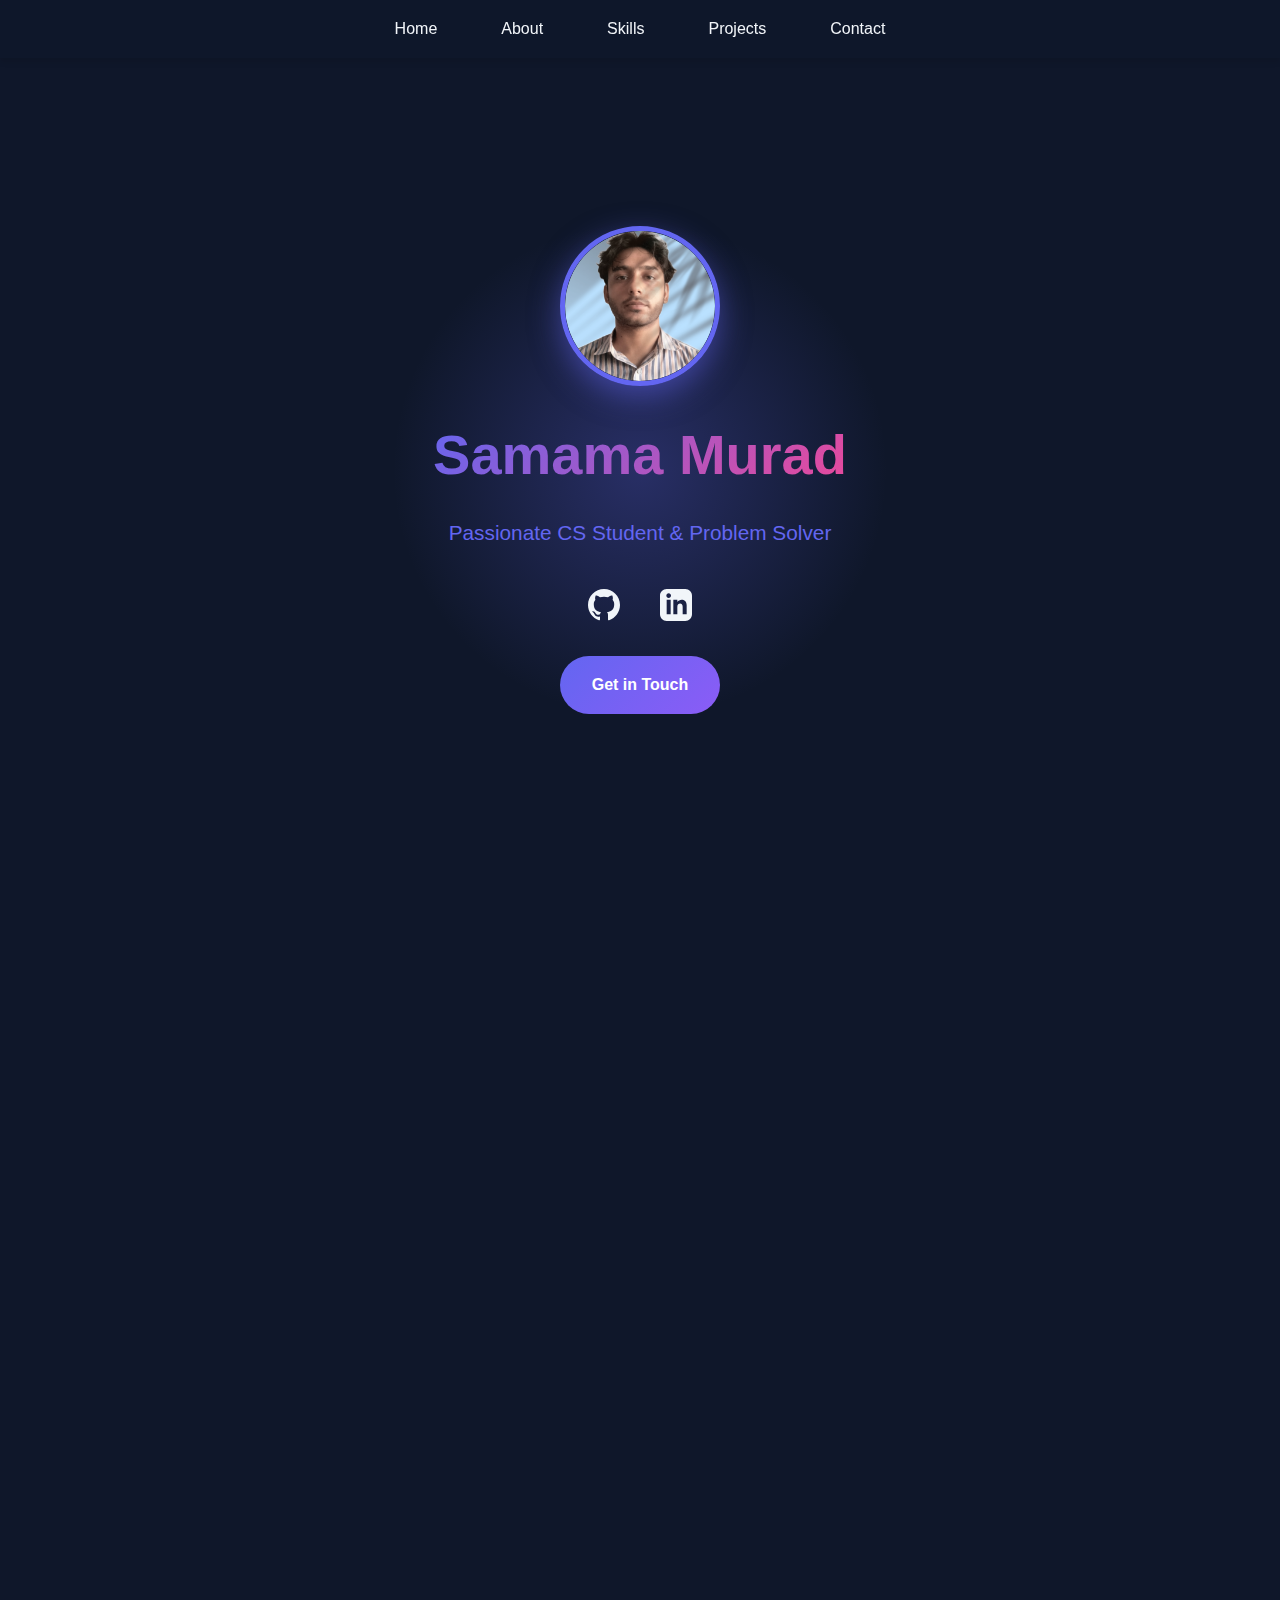
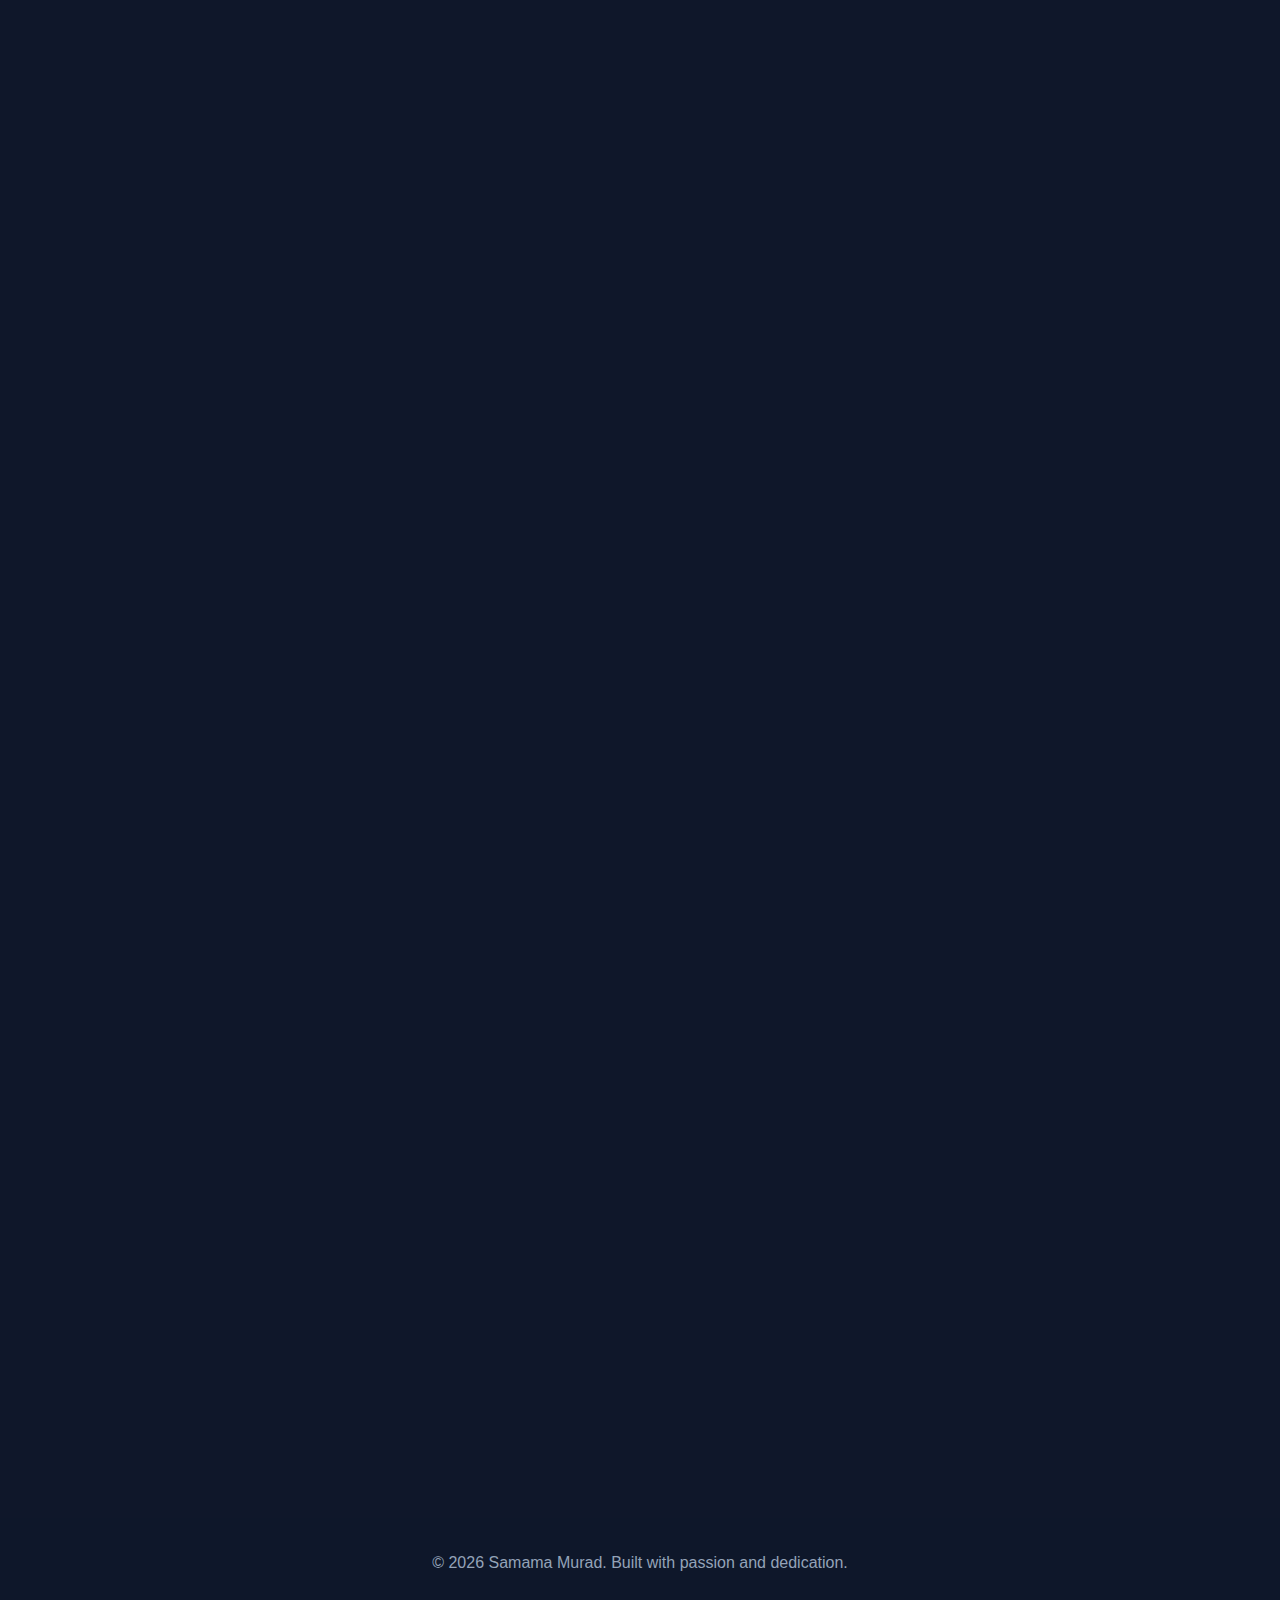
<file: index.html>
<!DOCTYPE html>
<html lang="en">
<head>
    <meta charset="UTF-8">
    <meta name="viewport" content="width=device-width, initial-scale=1.0">
    <title>Samama Murad - Portfolio</title>
    <link rel="stylesheet" href="style.css">
</head>
<body>
    <!-- Navigation -->
    <nav>
        <ul>
            <li><a href="#home">Home</a></li>
            <li><a href="#about">About</a></li>
            <li><a href="#skills">Skills</a></li>
            <li><a href="#projects">Projects</a></li>
            <li><a href="#contact">Contact</a></li>
        </ul>
    </nav>

    <!-- Hero Section -->
    <section id="home" class="hero">
        <div class="hero-content">
            <img src="profile.jpg" alt="Samama Murad" class="profile-image">
            <h1>Samama Murad</h1>
            <p class="tagline">Passionate CS Student & Problem Solver</p>
            <div class="social-links">
                <a href="https://github.com/samamamurad05-lab" target="_blank" title="GitHub">
                    <svg width="32" height="32" viewBox="0 0 24 24" fill="currentColor">
                        <path d="M12 0c-6.626 0-12 5.373-12 12 0 5.302 3.438 9.8 8.207 11.387.599.111.793-.261.793-.577v-2.234c-3.338.726-4.033-1.416-4.033-1.416-.546-1.387-1.333-1.756-1.333-1.756-1.089-.745.083-.729.083-.729 1.205.084 1.839 1.237 1.839 1.237 1.07 1.834 2.807 1.304 3.492.997.107-.775.418-1.305.762-1.604-2.665-.305-5.467-1.334-5.467-5.931 0-1.311.469-2.381 1.236-3.221-.124-.303-.535-1.524.117-3.176 0 0 1.008-.322 3.301 1.23.957-.266 1.983-.399 3.003-.404 1.02.005 2.047.138 3.006.404 2.291-1.552 3.297-1.23 3.297-1.23.653 1.653.242 2.874.118 3.176.77.84 1.235 1.911 1.235 3.221 0 4.609-2.807 5.624-5.479 5.921.43.372.823 1.102.823 2.222v3.293c0 .319.192.694.801.576 4.765-1.589 8.199-6.086 8.199-11.386 0-6.627-5.373-12-12-12z"/>
                    </svg>
                </a>
                <a href="https://www.linkedin.com/in/samama-murad-samama1382" target="_blank" title="LinkedIn">
                    <svg width="32" height="32" viewBox="0 0 24 24" fill="currentColor">
                        <path d="M19 0h-14c-2.761 0-5 2.239-5 5v14c0 2.761 2.239 5 5 5h14c2.762 0 5-2.239 5-5v-14c0-2.761-2.238-5-5-5zm-11 19h-3v-11h3v11zm-1.5-12.268c-.966 0-1.75-.79-1.75-1.764s.784-1.764 1.75-1.764 1.75.79 1.75 1.764-.783 1.764-1.75 1.764zm13.5 12.268h-3v-5.604c0-3.368-4-3.113-4 0v5.604h-3v-11h3v1.765c1.396-2.586 7-2.777 7 2.476v6.759z"/>
                    </svg>
                </a>
            </div>
            <a href="#contact" class="btn">Get in Touch</a>
        </div>
    </section>

    <!-- About Section -->
    <section id="about">
        <h2>About Me</h2>
        <div class="about-content">
            <p>Assalam-o-Alaikum! I'm Samama Murad, a dedicated Computer Science student currently in my 6th semester at the National University of Modern Languages (NUML), Multan Campus. My journey in technology is driven by a genuine passion for problem-solving and continuous learning.</p>
            
            <p>As an aspiring developer, I'm building my expertise in web technologies including HTML5, CSS, JavaScript with Object-Oriented Programming concepts, and React.js for modern front-end development. I also work with PostgreSQL for database management, equipping myself with full-stack capabilities.</p>
            
            <p>Beyond coding, I'm deeply interested in exploring new technologies and staying updated with the latest trends in computer science. I believe in learning by doing, and I'm constantly working on improving my skills through hands-on projects and practical applications. When I'm not coding, you'll find me reading and expanding my knowledge across various domains.</p>
            
            <p>I'm excited about the future of technology and eager to contribute meaningfully to innovative projects that make a difference.</p>
            
            <a href="resume.html" target="_blank" class="btn">View Resume</a>
        </div>
    </section>

    <!-- Skills Section -->
    <section id="skills">
        <h2>Skills & Technologies</h2>
        <div class="skills-grid">
            <div class="skill-card">
                <h3>Frontend Development</h3>
                <div class="skill-tags">
                    <span class="tag">HTML5</span>
                    <span class="tag">CSS</span>
                    <span class="tag">JavaScript</span>
                    <span class="tag">React.js</span>
                </div>
            </div>
            <div class="skill-card">
                <h3>Programming</h3>
                <div class="skill-tags">
                    <span class="tag">JavaScript OOP</span>
                    <span class="tag">Problem Solving</span>
                    <span class="tag">Data Structures</span>
                </div>
            </div>
            <div class="skill-card">
                <h3>Database</h3>
                <div class="skill-tags">
                    <span class="tag">PostgreSQL</span>
                    <span class="tag">SQL Queries</span>
                    <span class="tag">Database Design</span>
                </div>
            </div>
            <div class="skill-card">
                <h3>Interests</h3>
                <div class="skill-tags">
                    <span class="tag">Learning New Tech</span>
                    <span class="tag">Reading</span>
                    <span class="tag">Innovation</span>
                </div>
            </div>
        </div>
    </section>

    <!-- Projects Section -->
    <section id="projects">
        <h2>Projects</h2>
        <div id="projects-container" class="projects-grid">
            <div class="loading">Loading projects from GitHub...</div>
        </div>
    </section>

    <!-- Contact Section -->
    <section id="contact">
        <h2>Get In Touch</h2>
        <div class="contact-grid">
            <div class="contact-card">
                <h3>📧 Email</h3>
                <a href="mailto:samama.05murad@gmail.com">samama.05murad@gmail.com</a>
            </div>
            <div class="contact-card">
                <h3>📱 WhatsApp</h3>
                <a href="https://wa.me/923288850791" target="_blank">+92 328 8850791</a>
            </div>
            <div class="contact-card">
                <h3>📍 Location</h3>
                <p>Multan, Pakistan</p>
            </div>
        </div>
    </section>

    <!-- Footer -->
    <footer>
        <p>&copy; 2026 Samama Murad. Built with passion and dedication.</p>
    </footer>

    <script src="script.js"></script>
</body>
</html>
</file>
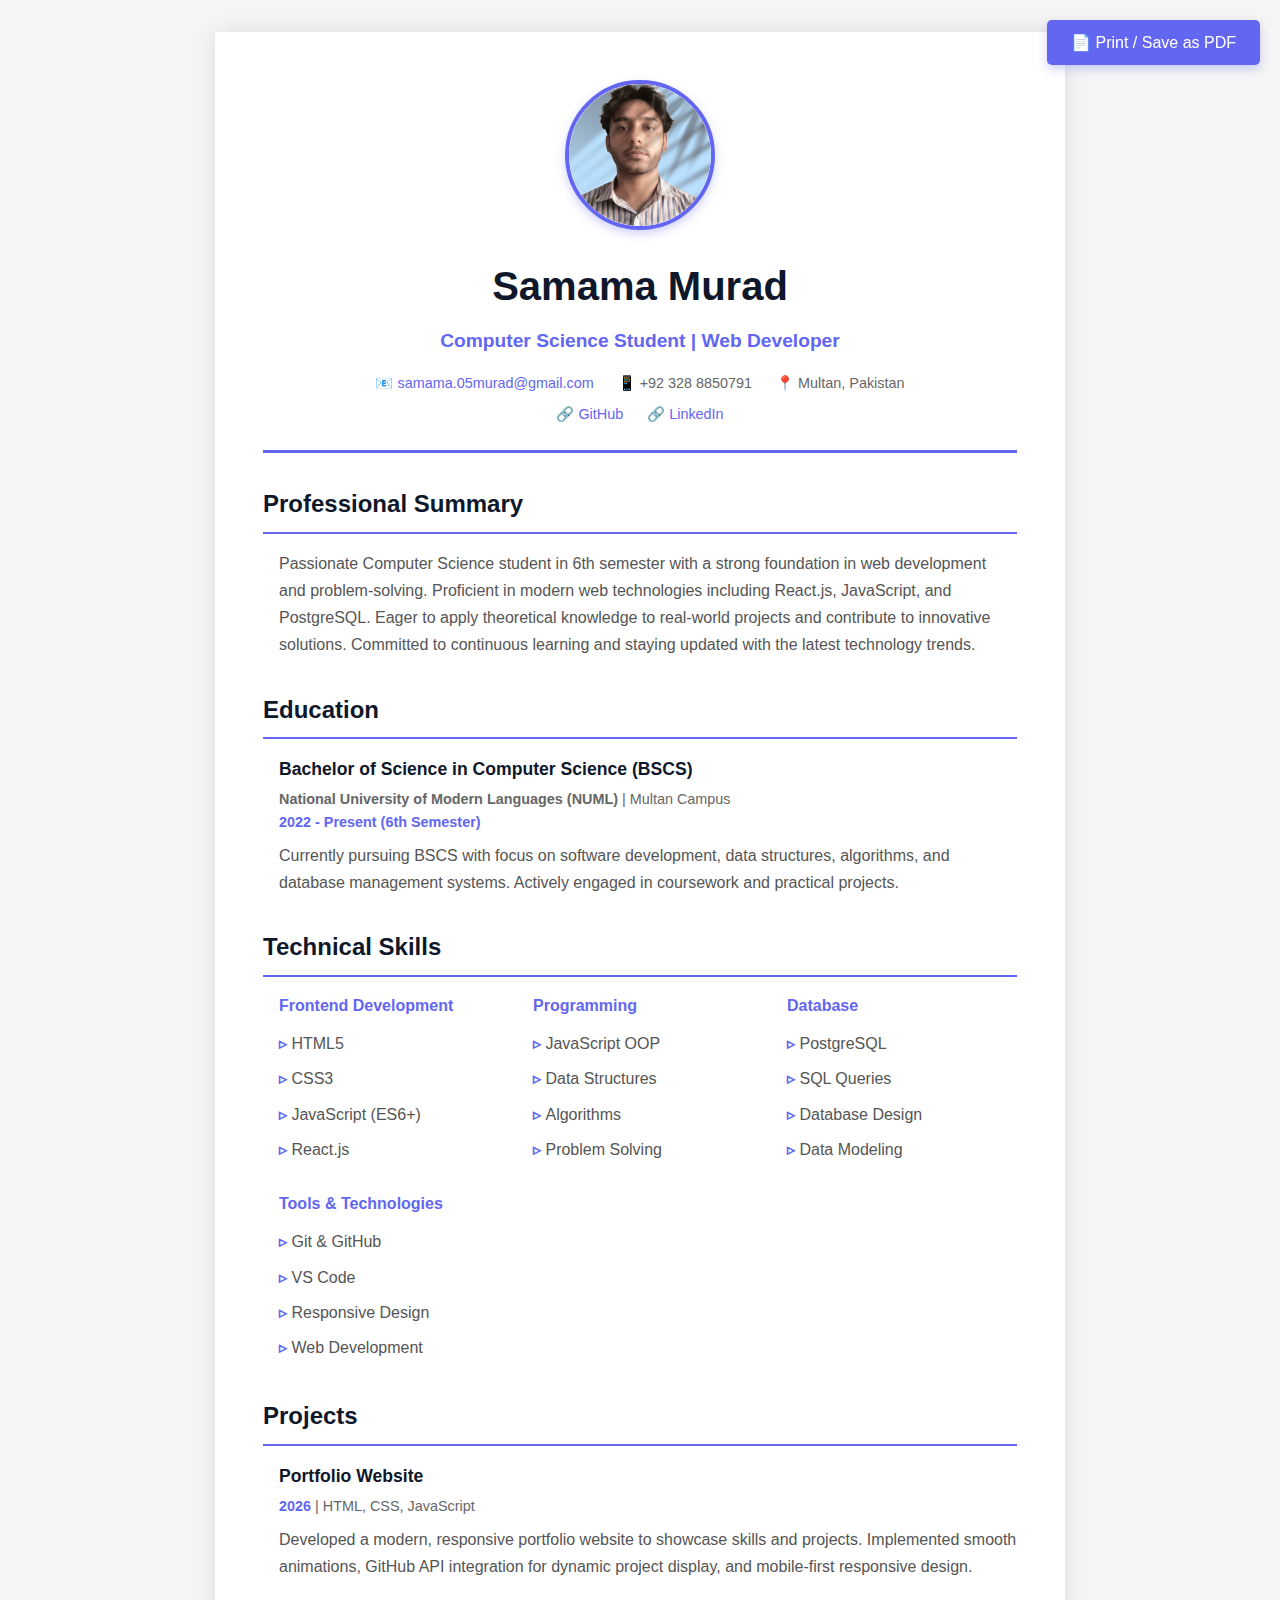
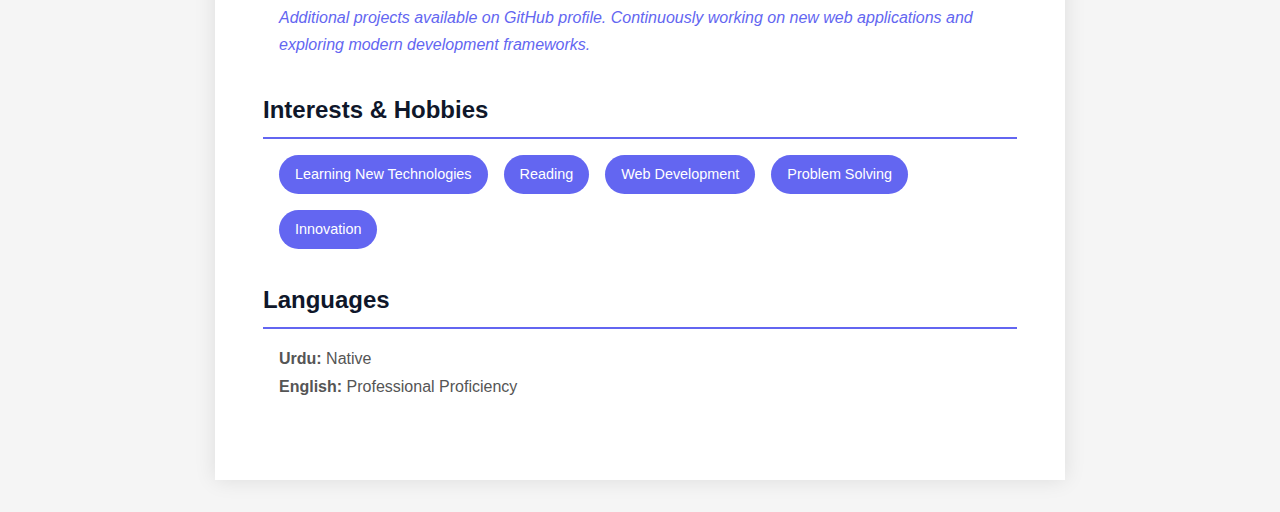
<file: resume.html>
<!DOCTYPE html>
<html lang="en">
<head>
    <meta charset="UTF-8">
    <meta name="viewport" content="width=device-width, initial-scale=1.0">
    <title>Samama Murad - Resume</title>
    <style>
        * {
            margin: 0;
            padding: 0;
            box-sizing: border-box;
        }

        body {
            font-family: 'Segoe UI', Tahoma, Geneva, Verdana, sans-serif;
            background: #f5f5f5;
            color: #333;
            line-height: 1.6;
            padding: 2rem;
        }

        .resume-container {
            max-width: 850px;
            margin: 0 auto;
            background: white;
            padding: 3rem;
            box-shadow: 0 0 20px rgba(0,0,0,0.1);
        }

        .header {
            text-align: center;
            border-bottom: 3px solid #6366f1;
            padding-bottom: 1.5rem;
            margin-bottom: 2rem;
        }

        .profile-pic {
            width: 150px;
            height: 150px;
            border-radius: 50%;
            object-fit: cover;
            border: 4px solid #6366f1;
            margin-bottom: 1rem;
            box-shadow: 0 4px 10px rgba(99, 102, 241, 0.3);
        }

        .header h1 {
            font-size: 2.5rem;
            color: #0f172a;
            margin-bottom: 0.5rem;
        }

        .header .title {
            font-size: 1.2rem;
            color: #6366f1;
            font-weight: 600;
            margin-bottom: 1rem;
        }

        .contact-info {
            display: flex;
            justify-content: center;
            gap: 1.5rem;
            flex-wrap: wrap;
            font-size: 0.9rem;
            color: #666;
        }

        .contact-info a {
            color: #6366f1;
            text-decoration: none;
        }

        .section {
            margin-bottom: 2rem;
        }

        .section h2 {
            font-size: 1.5rem;
            color: #0f172a;
            border-bottom: 2px solid #6366f1;
            padding-bottom: 0.5rem;
            margin-bottom: 1rem;
        }

        .section-content {
            padding-left: 1rem;
        }

        .education-item,
        .experience-item {
            margin-bottom: 1.5rem;
        }

        .education-item h3,
        .experience-item h3 {
            color: #0f172a;
            font-size: 1.1rem;
            margin-bottom: 0.3rem;
        }

        .meta {
            color: #666;
            font-size: 0.9rem;
            margin-bottom: 0.5rem;
        }

        .meta .date {
            color: #6366f1;
            font-weight: 600;
        }

        .description {
            color: #555;
            line-height: 1.7;
        }

        .skills-grid {
            display: grid;
            grid-template-columns: repeat(auto-fit, minmax(200px, 1fr));
            gap: 1.5rem;
        }

        .skill-category h3 {
            color: #6366f1;
            font-size: 1rem;
            margin-bottom: 0.5rem;
        }

        .skill-category ul {
            list-style: none;
            padding-left: 0;
        }

        .skill-category li {
            padding: 0.3rem 0;
            color: #555;
        }

        .skill-category li:before {
            content: "▹ ";
            color: #6366f1;
            font-weight: bold;
        }

        .interests {
            display: flex;
            gap: 1rem;
            flex-wrap: wrap;
        }

        .interest-tag {
            background: #6366f1;
            color: white;
            padding: 0.5rem 1rem;
            border-radius: 20px;
            font-size: 0.9rem;
        }

        .print-btn {
            position: fixed;
            top: 20px;
            right: 20px;
            background: #6366f1;
            color: white;
            border: none;
            padding: 0.8rem 1.5rem;
            border-radius: 5px;
            cursor: pointer;
            font-size: 1rem;
            box-shadow: 0 4px 10px rgba(99,102,241,0.3);
            transition: all 0.3s;
        }

        .print-btn:hover {
            background: #4f46e5;
            transform: translateY(-2px);
        }

        @media print {
            body {
                padding: 0;
                background: white;
            }

            .resume-container {
                box-shadow: none;
                padding: 1rem;
            }

            .print-btn {
                display: none;
            }

            .contact-info a {
                color: #333;
            }
        }

        @media (max-width: 768px) {
            body {
                padding: 1rem;
            }

            .resume-container {
                padding: 1.5rem;
            }

            .header h1 {
                font-size: 2rem;
            }

            .print-btn {
                position: static;
                width: 100%;
                margin-bottom: 1rem;
            }
        }
    </style>
</head>
<body>
    <button class="print-btn" onclick="window.print()">📄 Print / Save as PDF</button>

    <div class="resume-container">
        <!-- Header -->
        <div class="header">
            <img src="profile.jpg" alt="Samama Murad" class="profile-pic">
            <h1>Samama Murad</h1>
            <div class="title">Computer Science Student | Web Developer</div>
            <div class="contact-info">
                <span>📧 <a href="mailto:samama.05murad@gmail.com">samama.05murad@gmail.com</a></span>
                <span>📱 +92 328 8850791</span>
                <span>📍 Multan, Pakistan</span>
            </div>
            <div class="contact-info" style="margin-top: 0.5rem;">
                <span>🔗 <a href="https://github.com/samamamurad05-lab" target="_blank">GitHub</a></span>
                <span>🔗 <a href="https://www.linkedin.com/in/samama-murad-samama1382" target="_blank">LinkedIn</a></span>
            </div>
        </div>

        <!-- Summary -->
        <div class="section">
            <h2>Professional Summary</h2>
            <div class="section-content">
                <p class="description">
                    Passionate Computer Science student in 6th semester with a strong foundation in web development and problem-solving. 
                    Proficient in modern web technologies including React.js, JavaScript, and PostgreSQL. 
                    Eager to apply theoretical knowledge to real-world projects and contribute to innovative solutions. 
                    Committed to continuous learning and staying updated with the latest technology trends.
                </p>
            </div>
        </div>

        <!-- Education -->
        <div class="section">
            <h2>Education</h2>
            <div class="section-content">
                <div class="education-item">
                    <h3>Bachelor of Science in Computer Science (BSCS)</h3>
                    <div class="meta">
                        <strong>National University of Modern Languages (NUML)</strong> | Multan Campus<br>
                        <span class="date">2022 - Present (6th Semester)</span>
                    </div>
                    <p class="description">
                        Currently pursuing BSCS with focus on software development, data structures, algorithms, 
                        and database management systems. Actively engaged in coursework and practical projects.
                    </p>
                </div>
            </div>
        </div>

        <!-- Technical Skills -->
        <div class="section">
            <h2>Technical Skills</h2>
            <div class="section-content">
                <div class="skills-grid">
                    <div class="skill-category">
                        <h3>Frontend Development</h3>
                        <ul>
                            <li>HTML5</li>
                            <li>CSS3</li>
                            <li>JavaScript (ES6+)</li>
                            <li>React.js</li>
                        </ul>
                    </div>
                    <div class="skill-category">
                        <h3>Programming</h3>
                        <ul>
                            <li>JavaScript OOP</li>
                            <li>Data Structures</li>
                            <li>Algorithms</li>
                            <li>Problem Solving</li>
                        </ul>
                    </div>
                    <div class="skill-category">
                        <h3>Database</h3>
                        <ul>
                            <li>PostgreSQL</li>
                            <li>SQL Queries</li>
                            <li>Database Design</li>
                            <li>Data Modeling</li>
                        </ul>
                    </div>
                    <div class="skill-category">
                        <h3>Tools & Technologies</h3>
                        <ul>
                            <li>Git & GitHub</li>
                            <li>VS Code</li>
                            <li>Responsive Design</li>
                            <li>Web Development</li>
                        </ul>
                    </div>
                </div>
            </div>
        </div>

        <!-- Projects -->
        <div class="section">
            <h2>Projects</h2>
            <div class="section-content">
                <div class="experience-item">
                    <h3>Portfolio Website</h3>
                    <div class="meta">
                        <span class="date">2026</span> | HTML, CSS, JavaScript
                    </div>
                    <p class="description">
                        Developed a modern, responsive portfolio website to showcase skills and projects. 
                        Implemented smooth animations, GitHub API integration for dynamic project display, 
                        and mobile-first responsive design.
                    </p>
                </div>
                <div class="experience-item">
                    <p class="description" style="color: #6366f1; font-style: italic;">
                        Additional projects available on GitHub profile. Continuously working on new web applications 
                        and exploring modern development frameworks.
                    </p>
                </div>
            </div>
        </div>

        <!-- Interests -->
        <div class="section">
            <h2>Interests & Hobbies</h2>
            <div class="section-content">
                <div class="interests">
                    <span class="interest-tag">Learning New Technologies</span>
                    <span class="interest-tag">Reading</span>
                    <span class="interest-tag">Web Development</span>
                    <span class="interest-tag">Problem Solving</span>
                    <span class="interest-tag">Innovation</span>
                </div>
            </div>
        </div>

        <!-- Additional Info -->
        <div class="section">
            <h2>Languages</h2>
            <div class="section-content">
                <div class="description">
                    <strong>Urdu:</strong> Native<br>
                    <strong>English:</strong> Professional Proficiency
                </div>
            </div>
        </div>
    </div>

    <script>
        // Smooth print dialog
        document.querySelector('.print-btn').addEventListener('click', function(e) {
            e.preventDefault();
            setTimeout(() => {
                window.print();
            }, 100);
        });
    </script>
</body>
</html>
</file>
<file: style.css>
/* Reset and Variables */
* {
    margin: 0;
    padding: 0;
    box-sizing: border-box;
}

:root {
    --primary: #6366f1;
    --secondary: #8b5cf6;
    --dark: #0f172a;
    --light: #f1f5f9;
    --accent: #ec4899;
}

body {
    font-family: 'Segoe UI', Tahoma, Geneva, Verdana, sans-serif;
    background: var(--dark);
    color: var(--light);
    line-height: 1.6;
    overflow-x: hidden;
}

/* Navigation */
nav {
    position: fixed;
    top: 0;
    width: 100%;
    background: rgba(15, 23, 42, 0.95);
    backdrop-filter: blur(10px);
    padding: 1rem 0;
    z-index: 2000;
    box-shadow: 0 4px 6px rgba(0, 0, 0, 0.1);
}

nav ul {
    display: flex;
    justify-content: center;
    list-style: none;
    gap: 2rem;
    flex-wrap: wrap;
}

nav a {
    color: var(--light);
    text-decoration: none;
    font-weight: 500;
    transition: color 0.3s;
    padding: 0.5rem 1rem;
}

nav a:hover {
    color: var(--primary);
}

/* Hero Section */
.hero {
    min-height: 100vh;
    display: flex;
    align-items: center;
    justify-content: center;
    text-align: center;
    position: relative;
    overflow: hidden;
    padding: 100px 20px 60px 20px;
}

.hero::before {
    content: '';
    position: absolute;
    width: 500px;
    height: 500px;
    background: radial-gradient(circle, var(--primary) 0%, transparent 70%);
    opacity: 0.3;
    animation: float 6s ease-in-out infinite;
}

@keyframes float {
    0%, 100% { transform: translate(0, 0); }
    50% { transform: translate(50px, 50px); }
}

.hero-content {
    position: relative;
    z-index: 1;
    padding: 2rem;
}

.profile-image {
    width: 160px;
    height: 160px;
    border-radius: 50%;
    object-fit: cover;
    border: 5px solid var(--primary);
    box-shadow: 0 10px 30px rgba(99, 102, 241, 0.5);
    margin-bottom: 1.5rem;
    animation: fadeIn 1s ease-out;
    display: block;
    margin-left: auto;
    margin-right: auto;
}

.hero h1 {
    font-size: 3.5rem;
    margin-bottom: 1rem;
    background: linear-gradient(135deg, var(--primary), var(--accent));
    -webkit-background-clip: text;
    -webkit-text-fill-color: transparent;
    animation: slideDown 0.8s ease-out;
}

@keyframes slideDown {
    from {
        opacity: 0;
        transform: translateY(-50px);
    }
    to {
        opacity: 1;
        transform: translateY(0);
    }
}

.tagline {
    font-size: 1.3rem;
    color: var(--primary);
    margin-bottom: 1.5rem;
    animation: fadeIn 1s ease-out 0.3s both;
}

@keyframes fadeIn {
    from { opacity: 0; }
    to { opacity: 1; }
}

.social-links {
    display: flex;
    gap: 1.5rem;
    justify-content: center;
    margin-top: 2rem;
    animation: fadeIn 1s ease-out 0.6s both;
}

.social-links a {
    color: var(--light);
    font-size: 1.5rem;
    transition: all 0.3s;
    padding: 0.5rem;
}

.social-links a:hover {
    color: var(--primary);
    transform: translateY(-5px);
}

/* Sections */
section {
    padding: 5rem 2rem;
    max-width: 1200px;
    margin: 0 auto;
}

h2 {
    font-size: 2.5rem;
    margin-bottom: 3rem;
    text-align: center;
    position: relative;
}

h2::after {
    content: '';
    display: block;
    width: 100px;
    height: 4px;
    background: linear-gradient(90deg, var(--primary), var(--accent));
    margin: 1rem auto;
    border-radius: 2px;
}

/* About Section */
.about-content {
    background: rgba(99, 102, 241, 0.1);
    padding: 2rem;
    border-radius: 15px;
    border: 1px solid rgba(99, 102, 241, 0.2);
    backdrop-filter: blur(10px);
}

.about-content p {
    font-size: 1.1rem;
    margin-bottom: 1rem;
    line-height: 1.8;
}

/* Skills Section */
.skills-grid {
    display: grid;
    grid-template-columns: repeat(auto-fit, minmax(250px, 1fr));
    gap: 2rem;
}

.skill-card {
    background: linear-gradient(135deg, rgba(99, 102, 241, 0.1), rgba(139, 92, 246, 0.1));
    padding: 2rem;
    border-radius: 15px;
    text-align: center;
    border: 1px solid rgba(99, 102, 241, 0.3);
    transition: all 0.3s;
    cursor: pointer;
}

.skill-card:hover {
    transform: translateY(-10px);
    box-shadow: 0 10px 30px rgba(99, 102, 241, 0.3);
}

.skill-card h3 {
    color: var(--primary);
    margin-bottom: 1rem;
    font-size: 1.3rem;
}

.skill-tags {
    display: flex;
    flex-wrap: wrap;
    gap: 0.5rem;
    justify-content: center;
}

.tag {
    background: rgba(99, 102, 241, 0.2);
    padding: 0.4rem 0.8rem;
    border-radius: 20px;
    font-size: 0.9rem;
    border: 1px solid var(--primary);
}

/* Projects Section */
.projects-grid {
    display: grid;
    grid-template-columns: repeat(auto-fit, minmax(300px, 1fr));
    gap: 2rem;
}

.project-card {
    background: rgba(99, 102, 241, 0.1);
    padding: 1.5rem;
    border-radius: 15px;
    border: 1px solid rgba(99, 102, 241, 0.3);
    transition: all 0.3s;
}

.project-card:hover {
    transform: translateY(-5px);
    box-shadow: 0 10px 30px rgba(99, 102, 241, 0.2);
}

.project-card h3 {
    color: var(--primary);
    margin-bottom: 0.5rem;
}

.project-card p {
    color: var(--light);
    margin-bottom: 1rem;
    font-size: 0.95rem;
}

.project-card small {
    color: #94a3b8;
}

.project-link {
    display: inline-block;
    margin-top: 1rem;
    color: var(--accent);
    text-decoration: none;
    transition: color 0.3s;
}

.project-link:hover {
    color: var(--primary);
}

.empty-state {
    text-align: center;
    padding: 3rem;
    color: #94a3b8;
}

/* Contact Section */
.contact-grid {
    display: grid;
    grid-template-columns: repeat(auto-fit, minmax(250px, 1fr));
    gap: 2rem;
    text-align: center;
}

.contact-card {
    background: rgba(99, 102, 241, 0.1);
    padding: 2rem;
    border-radius: 15px;
    border: 1px solid rgba(99, 102, 241, 0.3);
    transition: all 0.3s;
}

.contact-card:hover {
    transform: translateY(-5px);
    background: rgba(99, 102, 241, 0.15);
}

.contact-card h3 {
    color: var(--primary);
    margin-bottom: 1rem;
}

.contact-card a {
    color: var(--light);
    text-decoration: none;
    transition: color 0.3s;
}

.contact-card a:hover {
    color: var(--accent);
}

/* Buttons */
.btn {
    display: inline-block;
    padding: 1rem 2rem;
    background: linear-gradient(135deg, var(--primary), var(--secondary));
    color: white;
    text-decoration: none;
    border-radius: 50px;
    font-weight: 600;
    transition: all 0.3s;
    border: none;
    cursor: pointer;
    margin-top: 1rem;
}

.btn:hover {
    transform: translateY(-3px);
    box-shadow: 0 10px 25px rgba(99, 102, 241, 0.4);
}

/* Footer */
footer {
    text-align: center;
    padding: 2rem;
    background: rgba(15, 23, 42, 0.95);
    color: #94a3b8;
}

/* Loading Animation */
.loading {
    text-align: center;
    color: var(--primary);
    animation: pulse 1.5s ease-in-out infinite;
}

@keyframes pulse {
    0%, 100% { opacity: 1; }
    50% { opacity: 0.5; }
}

/* Responsive Design */
@media (max-width: 768px) {
    .hero h1 {
        font-size: 2.5rem;
    }
    
    .tagline {
        font-size: 1.2rem;
    }

    nav ul {
        gap: 1rem;
        padding: 0 1rem;
    }

    nav a {
        padding: 0.3rem 0.6rem;
        font-size: 0.9rem;
    }
}
</file>
